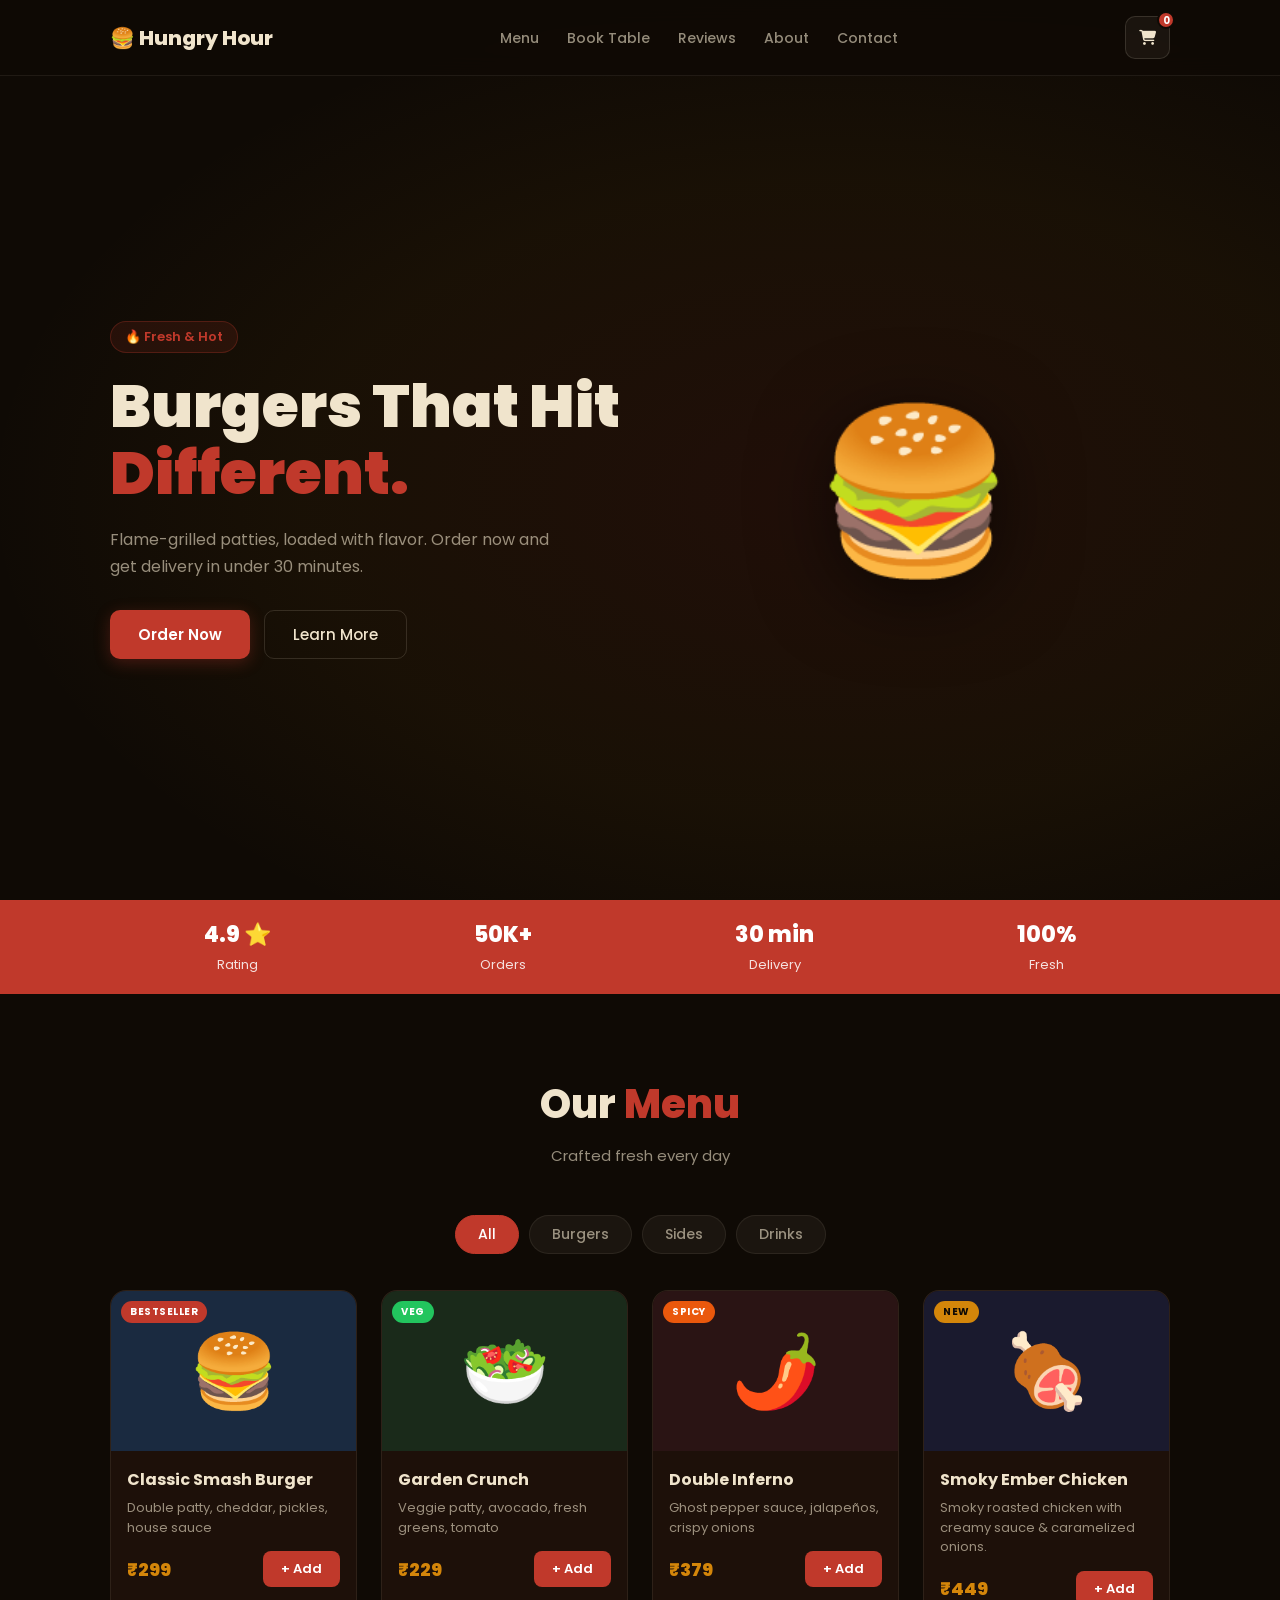
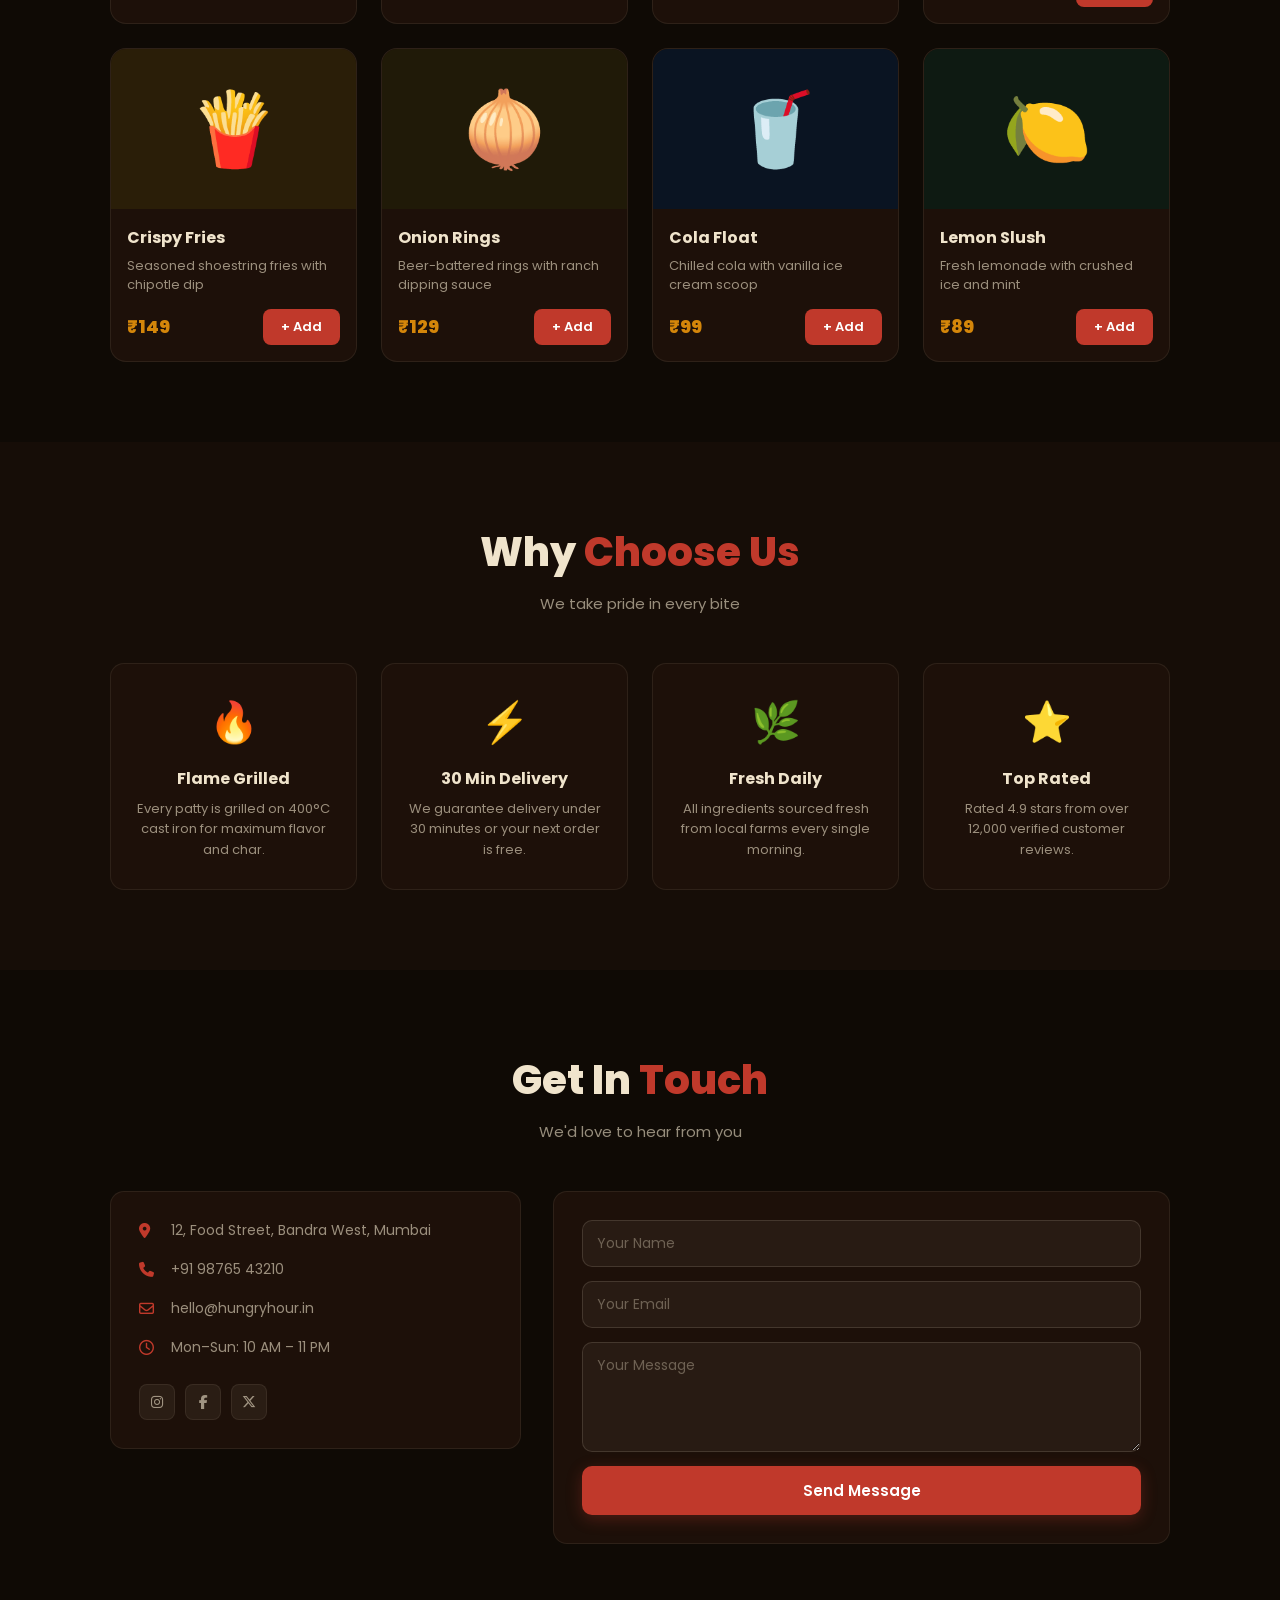
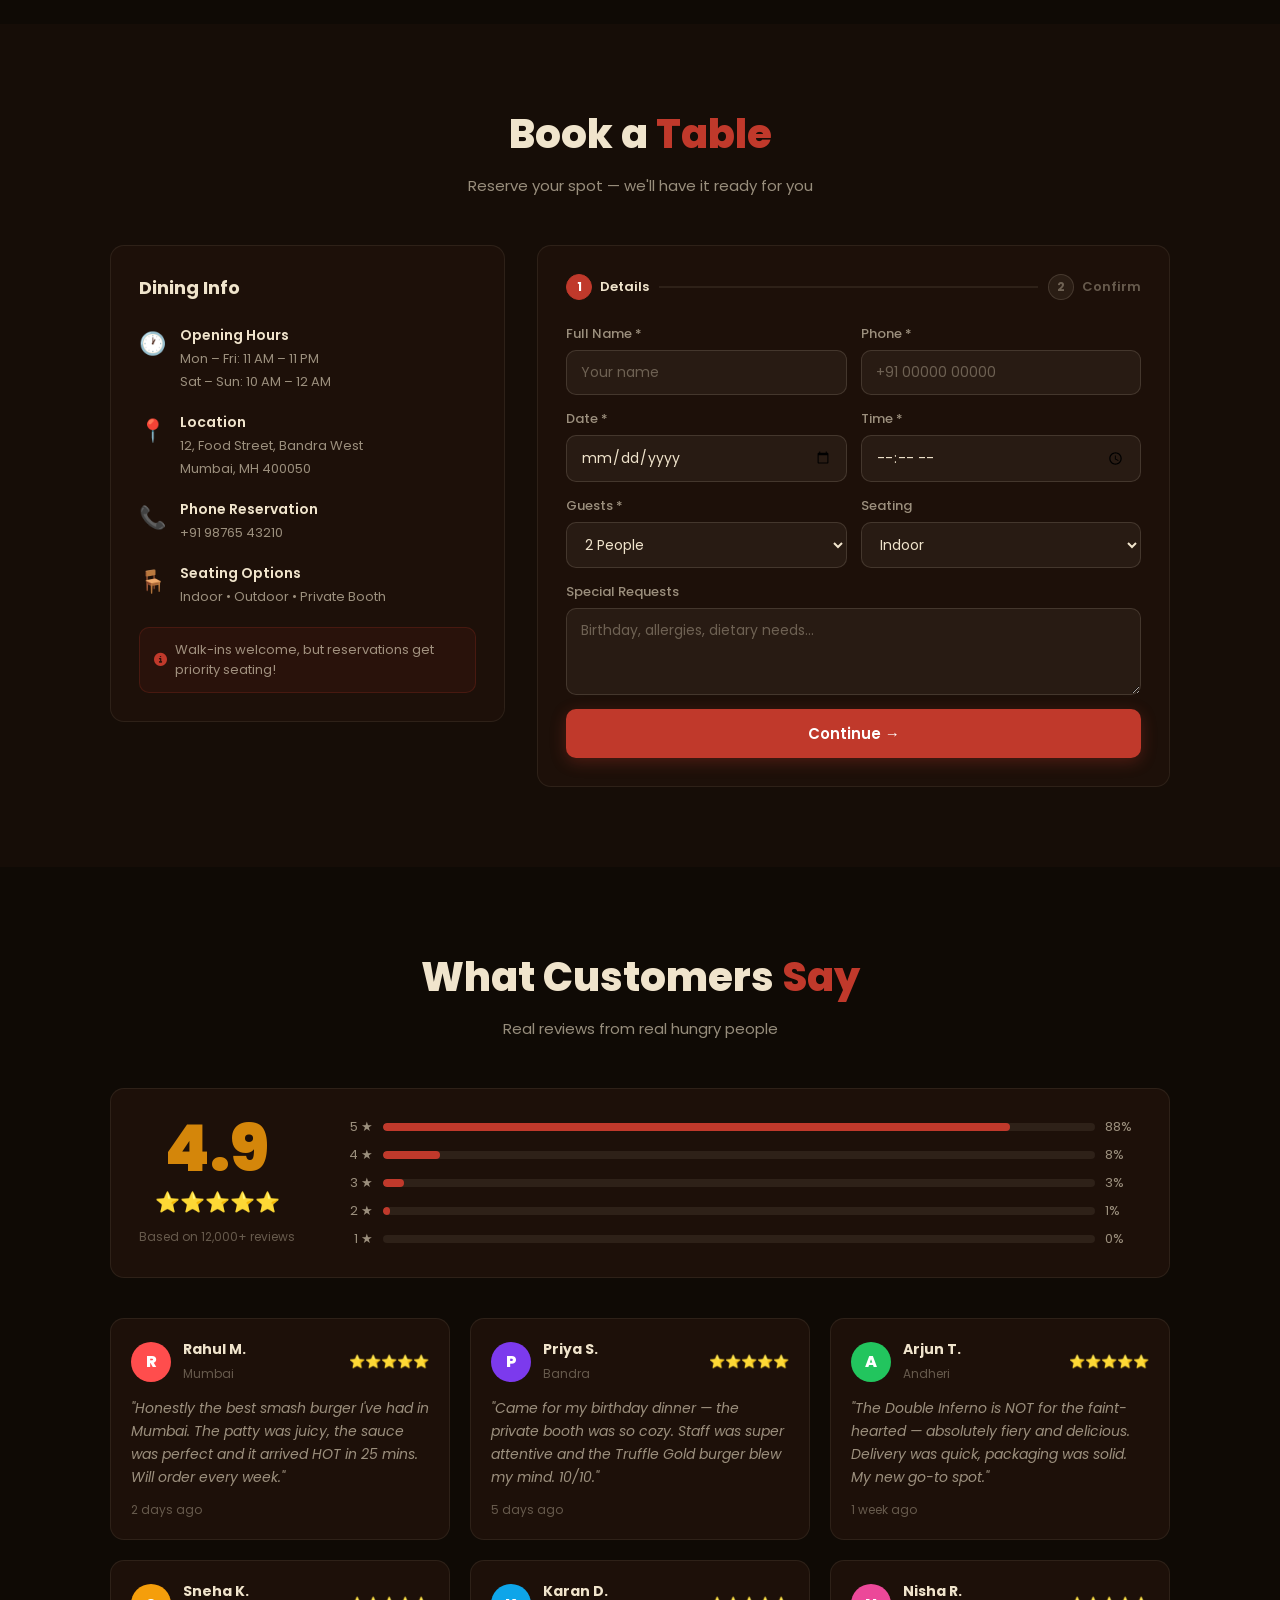
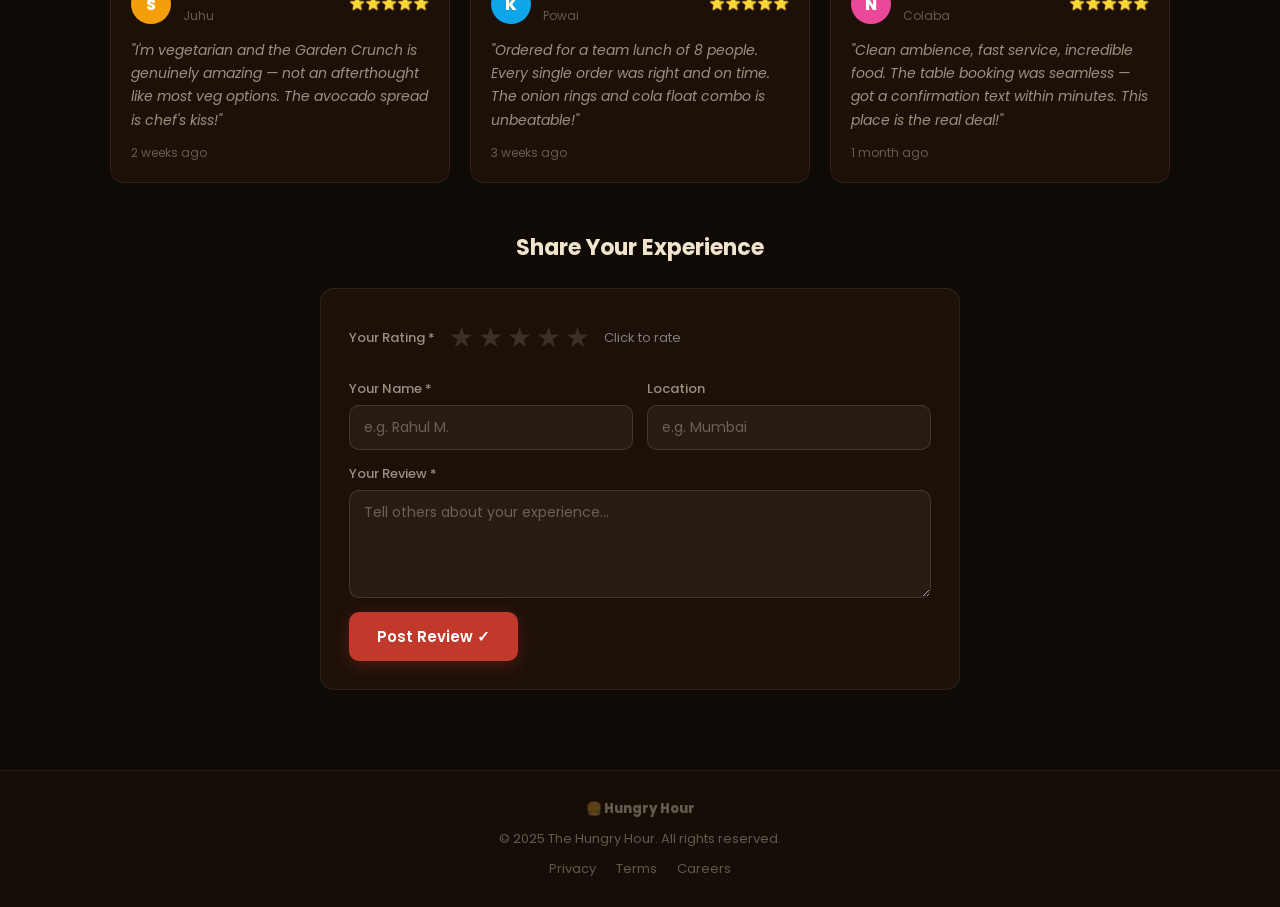
<file: index.html>
<!doctype html>
<html lang="en">
  <head>
    <meta charset="UTF-8" />
    <meta name="viewport" content="width=device-width, initial-scale=1.0" />
    <title>The Hungry Hour</title>
    <link
      href="https://fonts.googleapis.com/css2?family=Poppins:wght@400;500;600;700;800&display=swap"
      rel="stylesheet"
    />
    <link
      rel="stylesheet"
      href="https://cdnjs.cloudflare.com/ajax/libs/font-awesome/6.5.1/css/all.min.css"
    />
    <link rel="stylesheet" href="style.css" />
  </head>
  <body>
    <!-- NAVBAR -->
    <nav class="navbar">
      <div class="container nav-inner">
        <a href="#" class="logo">🍔 Hungry Hour</a>
        <ul class="nav-links" id="nav-links">
          <li><a href="#menu">Menu</a></li>
          <li><a href="#booking">Book Table</a></li>
          <li><a href="#reviews">Reviews</a></li>
          <li><a href="#about">About</a></li>
          <li><a href="#contact">Contact</a></li>
        </ul>
        <div class="nav-right">
          <button class="cart-btn" onclick="toggleCart()">
            <i class="fa-solid fa-cart-shopping"></i>
            <span class="cart-count" id="cart-count">0</span>
          </button>
          <button class="hamburger" onclick="toggleMenu()" id="hamburger">
            <i class="fa-solid fa-bars"></i>
          </button>
        </div>
      </div>
    </nav>

    <!-- CART DRAWER -->
    <div class="cart-overlay" id="cart-overlay" onclick="toggleCart()"></div>
    <div class="cart-drawer" id="cart-drawer">
      <div class="cart-header">
        <h3>Your Cart</h3>
        <button onclick="toggleCart()">
          <i class="fa-solid fa-xmark"></i>
        </button>
      </div>
      <div class="cart-items" id="cart-items">
        <p class="cart-empty">Your cart is empty 🛒</p>
      </div>
      <div class="cart-footer" id="cart-footer" style="display: none">
        <div class="cart-total">
          <span>Total</span>
          <strong id="cart-total">₹0</strong>
        </div>
        <button class="btn-checkout">Checkout →</button>
      </div>
    </div>

    <!-- HERO -->
    <section class="hero" id="home">
      <div class="container hero-inner">
        <div class="hero-text">
          <span class="hero-tag">🔥 Fresh & Hot</span>
          <h1>Burgers That Hit <span>Different.</span></h1>
          <p>
            Flame-grilled patties, loaded with flavor. Order now and get
            delivery in under 30 minutes.
          </p>
          <div class="hero-btns">
            <a href="#menu" class="btn-primary">Order Now</a>
            <a href="#about" class="btn-outline">Learn More</a>
          </div>
        </div>
        <div class="hero-img">
          <div class="burger-emoji">🍔</div>
        </div>
      </div>
    </section>

    <!-- STATS -->
    <section class="stats-bar">
      <div class="container stats-inner">
        <div class="stat"><strong>4.9 ⭐</strong><span>Rating</span></div>
        <div class="stat"><strong>50K+</strong><span>Orders</span></div>
        <div class="stat"><strong>30 min</strong><span>Delivery</span></div>
        <div class="stat"><strong>100%</strong><span>Fresh</span></div>
      </div>
    </section>

    <!-- MENU -->
    <section class="section" id="menu">
      <div class="container">
        <div class="section-header">
          <h2>Our <span>Menu</span></h2>
          <p>Crafted fresh every day</p>
        </div>

        <!-- Filter Buttons -->
        <div class="filters">
          <button class="filter-btn active" data-cat="all">All</button>
          <button class="filter-btn" data-cat="burgers">Burgers</button>
          <button class="filter-btn" data-cat="sides">Sides</button>
          <button class="filter-btn" data-cat="drinks">Drinks</button>
        </div>

        <!-- Menu Grid -->
        <div class="menu-grid" id="menu-grid">
          <div class="menu-card" data-cat="burgers">
            <div class="card-img" style="background: #1a2a40">
              <span class="food-icon">🍔</span>
              <span class="badge">Bestseller</span>
            </div>
            <div class="card-body">
              <h4>Classic Smash Burger</h4>
              <p>Double patty, cheddar, pickles, house sauce</p>
              <div class="card-footer">
                <span class="price">₹299</span>
                <button
                  class="add-btn"
                  onclick="addToCart('Classic Smash Burger', 299)"
                >
                  + Add
                </button>
              </div>
            </div>
          </div>

          <div class="menu-card" data-cat="burgers">
            <div class="card-img" style="background: #1a2a1a">
              <span class="food-icon">🥗</span>
              <span class="badge veg">Veg</span>
            </div>
            <div class="card-body">
              <h4>Garden Crunch</h4>
              <p>Veggie patty, avocado, fresh greens, tomato</p>
              <div class="card-footer">
                <span class="price">₹229</span>
                <button
                  class="add-btn"
                  onclick="addToCart('Garden Crunch', 229)"
                >
                  + Add
                </button>
              </div>
            </div>
          </div>

          <div class="menu-card" data-cat="burgers">
            <div class="card-img" style="background: #2a1414">
              <span class="food-icon">🌶️</span>
              <span class="badge spicy">Spicy</span>
            </div>
            <div class="card-body">
              <h4>Double Inferno</h4>
              <p>Ghost pepper sauce, jalapeños, crispy onions</p>
              <div class="card-footer">
                <span class="price">₹379</span>
                <button
                  class="add-btn"
                  onclick="addToCart('Double Inferno', 379)"
                >
                  + Add
                </button>
              </div>
            </div>
          </div>

          <div class="menu-card" data-cat="burgers">
            <div class="card-img" style="background: #1a1a2e">
              <span class="food-icon">🍖</span>
              <span class="badge new-badge">New</span>
            </div>
            <div class="card-body">
              <h4>Smoky Ember Chicken</h4>
              <p>
                Smoky roasted chicken with creamy sauce & caramelized onions.
              </p>
              <div class="card-footer">
                <span class="price">₹449</span>
                <button
                  class="add-btn"
                  onclick="addToCart('Truffle Gold', 449)"
                >
                  + Add
                </button>
              </div>
            </div>
          </div>

          <div class="menu-card" data-cat="sides">
            <div class="card-img" style="background: #2a1e08">
              <span class="food-icon">🍟</span>
            </div>
            <div class="card-body">
              <h4>Crispy Fries</h4>
              <p>Seasoned shoestring fries with chipotle dip</p>
              <div class="card-footer">
                <span class="price">₹149</span>
                <button
                  class="add-btn"
                  onclick="addToCart('Crispy Fries', 149)"
                >
                  + Add
                </button>
              </div>
            </div>
          </div>

          <div class="menu-card" data-cat="sides">
            <div class="card-img" style="background: #201a08">
              <span class="food-icon">🧅</span>
            </div>
            <div class="card-body">
              <h4>Onion Rings</h4>
              <p>Beer-battered rings with ranch dipping sauce</p>
              <div class="card-footer">
                <span class="price">₹129</span>
                <button class="add-btn" onclick="addToCart('Onion Rings', 129)">
                  + Add
                </button>
              </div>
            </div>
          </div>

          <div class="menu-card" data-cat="drinks">
            <div class="card-img" style="background: #0a1422">
              <span class="food-icon">🥤</span>
            </div>
            <div class="card-body">
              <h4>Cola Float</h4>
              <p>Chilled cola with vanilla ice cream scoop</p>
              <div class="card-footer">
                <span class="price">₹99</span>
                <button class="add-btn" onclick="addToCart('Cola Float', 99)">
                  + Add
                </button>
              </div>
            </div>
          </div>

          <div class="menu-card" data-cat="drinks">
            <div class="card-img" style="background: #0e1a12">
              <span class="food-icon">🍋</span>
            </div>
            <div class="card-body">
              <h4>Lemon Slush</h4>
              <p>Fresh lemonade with crushed ice and mint</p>
              <div class="card-footer">
                <span class="price">₹89</span>
                <button class="add-btn" onclick="addToCart('Lemon Slush', 89)">
                  + Add
                </button>
              </div>
            </div>
          </div>
        </div>
      </div>
    </section>

    <!-- ABOUT -->
    <section class="section about-section" id="about">
      <div class="container">
        <div class="section-header">
          <h2>Why <span>Choose Us</span></h2>
          <p>We take pride in every bite</p>
        </div>
        <div class="features-grid">
          <div class="feature-card">
            <div class="feat-icon">🔥</div>
            <h4>Flame Grilled</h4>
            <p>
              Every patty is grilled on 400°C cast iron for maximum flavor and
              char.
            </p>
          </div>
          <div class="feature-card">
            <div class="feat-icon">⚡</div>
            <h4>30 Min Delivery</h4>
            <p>
              We guarantee delivery under 30 minutes or your next order is free.
            </p>
          </div>
          <div class="feature-card">
            <div class="feat-icon">🌿</div>
            <h4>Fresh Daily</h4>
            <p>
              All ingredients sourced fresh from local farms every single
              morning.
            </p>
          </div>
          <div class="feature-card">
            <div class="feat-icon">⭐</div>
            <h4>Top Rated</h4>
            <p>Rated 4.9 stars from over 12,000 verified customer reviews.</p>
          </div>
        </div>
      </div>
    </section>

    <!-- CONTACT -->
    <section class="section" id="contact">
      <div class="container">
        <div class="section-header">
          <h2>Get In <span>Touch</span></h2>
          <p>We'd love to hear from you</p>
        </div>
        <div class="contact-wrap">
          <div class="contact-info">
            <div class="info-item">
              <i class="fa-solid fa-location-dot"></i
              ><span>12, Food Street, Bandra West, Mumbai</span>
            </div>
            <div class="info-item">
              <i class="fa-solid fa-phone"></i><span>+91 98765 43210</span>
            </div>
            <div class="info-item">
              <i class="fa-regular fa-envelope"></i
              ><span>hello@hungryhour.in</span>
            </div>
            <div class="info-item">
              <i class="fa-regular fa-clock"></i
              ><span>Mon–Sun: 10 AM – 11 PM</span>
            </div>
            <div class="social-links">
              <a href="#"><i class="fa-brands fa-instagram"></i></a>
              <a href="#"><i class="fa-brands fa-facebook-f"></i></a>
              <a href="#"><i class="fa-brands fa-x-twitter"></i></a>
            </div>
          </div>
          <form class="contact-form" onsubmit="submitForm(event)">
            <input type="text" placeholder="Your Name" required />
            <input type="email" placeholder="Your Email" required />
            <textarea rows="4" placeholder="Your Message" required></textarea>
            <button type="submit" class="btn-primary">Send Message</button>
          </form>
        </div>
      </div>
    </section>

    <!-- TABLE BOOKING -->
    <section class="section booking-section" id="booking">
      <div class="container">
        <div class="section-header">
          <h2>Book a <span>Table</span></h2>
          <p>Reserve your spot — we'll have it ready for you</p>
        </div>
        <div class="booking-wrap">
          <div class="booking-info">
            <h3>Dining Info</h3>
            <div class="binfo-item">
              <div class="binfo-icon">🕐</div>
              <div>
                <strong>Opening Hours</strong
                ><span>Mon – Fri: 11 AM – 11 PM</span
                ><span>Sat – Sun: 10 AM – 12 AM</span>
              </div>
            </div>
            <div class="binfo-item">
              <div class="binfo-icon">📍</div>
              <div>
                <strong>Location</strong
                ><span>12, Food Street, Bandra West</span
                ><span>Mumbai, MH 400050</span>
              </div>
            </div>
            <div class="binfo-item">
              <div class="binfo-icon">📞</div>
              <div>
                <strong>Phone Reservation</strong><span>+91 98765 43210</span>
              </div>
            </div>
            <div class="binfo-item">
              <div class="binfo-icon">🪑</div>
              <div>
                <strong>Seating Options</strong
                ><span>Indoor • Outdoor • Private Booth</span>
              </div>
            </div>
            <div class="booking-note">
              <i class="fa-solid fa-circle-info"></i>
              Walk-ins welcome, but reservations get priority seating!
            </div>
          </div>
          <div class="booking-form-card">
            <div class="steps">
              <div class="step active" id="step-dot-1">
                <span>1</span> Details
              </div>
              <div class="step-line"></div>
              <div class="step" id="step-dot-2"><span>2</span> Confirm</div>
            </div>
            <form id="booking-form" onsubmit="goToStep2(event)">
              <div id="step-1">
                <div class="form-row">
                  <div class="form-group">
                    <label>Full Name *</label>
                    <input
                      type="text"
                      id="b-name"
                      placeholder="Your name"
                      required
                    />
                  </div>
                  <div class="form-group">
                    <label>Phone *</label>
                    <input
                      type="tel"
                      id="b-phone"
                      placeholder="+91 00000 00000"
                      required
                    />
                  </div>
                </div>
                <div class="form-row">
                  <div class="form-group">
                    <label>Date *</label>
                    <input type="date" id="b-date" required />
                  </div>
                  <div class="form-group">
                    <label>Time *</label>
                    <input
                      type="time"
                      id="b-time"
                      min="10:00"
                      max="23:00"
                      required
                    />
                  </div>
                </div>
                <div class="form-row">
                  <div class="form-group">
                    <label>Guests *</label>
                    <select id="b-guests">
                      <option value="1">1 Person</option>
                      <option value="2" selected>2 People</option>
                      <option value="3-4">3 – 4 People</option>
                      <option value="5-6">5 – 6 People</option>
                      <option value="7+">7+ People</option>
                    </select>
                  </div>
                  <div class="form-group">
                    <label>Seating</label>
                    <select id="b-seat">
                      <option>Indoor</option>
                      <option>Outdoor</option>
                      <option>Private Booth</option>
                      <option>No Preference</option>
                    </select>
                  </div>
                </div>
                <div class="form-group">
                  <label>Special Requests</label>
                  <textarea
                    id="b-note"
                    rows="3"
                    placeholder="Birthday, allergies, dietary needs..."
                  ></textarea>
                </div>
                <button type="submit" class="btn-primary" style="width: 100%">
                  Continue →
                </button>
              </div>
            </form>
            <div id="step-2" style="display: none">
              <h4 style="margin-bottom: 16px">Confirm Your Booking</h4>
              <div class="booking-summary" id="booking-summary"></div>
              <div class="confirm-btns">
                <button class="btn-outline" onclick="goBackStep1()">
                  ← Edit
                </button>
                <button class="btn-primary" onclick="confirmBooking()">
                  Confirm Booking ✓
                </button>
              </div>
            </div>
            <div id="booking-success" style="display: none">
              <div class="success-box">
                <div class="success-icon">🎉</div>
                <h4>Table Booked!</h4>
                <p id="success-msg"></p>
                <button class="btn-primary" onclick="resetBooking()">
                  Book Another Table
                </button>
              </div>
            </div>
          </div>
        </div>
      </div>
    </section>

    <!-- REVIEWS -->
    <section class="section reviews-section" id="reviews">
      <div class="container">
        <div class="section-header">
          <h2>What Customers <span>Say</span></h2>
          <p>Real reviews from real hungry people</p>
        </div>
        <div class="rating-overview">
          <div class="rating-big">
            <span class="big-num">4.9</span>
            <div class="big-stars">⭐⭐⭐⭐⭐</div>
            <span class="big-sub">Based on 12,000+ reviews</span>
          </div>
          <div class="rating-bars">
            <div class="rbar-row">
              <span>5 ★</span>
              <div class="rbar">
                <div class="rbar-fill" style="width: 88%"></div>
              </div>
              <span>88%</span>
            </div>
            <div class="rbar-row">
              <span>4 ★</span>
              <div class="rbar">
                <div class="rbar-fill" style="width: 8%"></div>
              </div>
              <span>8%</span>
            </div>
            <div class="rbar-row">
              <span>3 ★</span>
              <div class="rbar">
                <div class="rbar-fill" style="width: 3%"></div>
              </div>
              <span>3%</span>
            </div>
            <div class="rbar-row">
              <span>2 ★</span>
              <div class="rbar">
                <div class="rbar-fill" style="width: 1%"></div>
              </div>
              <span>1%</span>
            </div>
            <div class="rbar-row">
              <span>1 ★</span>
              <div class="rbar">
                <div class="rbar-fill" style="width: 0%"></div>
              </div>
              <span>0%</span>
            </div>
          </div>
        </div>
        <div class="reviews-grid" id="reviews-grid">
          <div class="review-card">
            <div class="rev-header">
              <div class="rev-avatar" style="background: #ff4d4d">R</div>
              <div><strong>Rahul M.</strong><span>Mumbai</span></div>
              <div class="rev-stars">⭐⭐⭐⭐⭐</div>
            </div>
            <p>
              "Honestly the best smash burger I've had in Mumbai. The patty was
              juicy, the sauce was perfect and it arrived HOT in 25 mins. Will
              order every week."
            </p>
            <span class="rev-date">2 days ago</span>
          </div>
          <div class="review-card">
            <div class="rev-header">
              <div class="rev-avatar" style="background: #7c3aed">P</div>
              <div><strong>Priya S.</strong><span>Bandra</span></div>
              <div class="rev-stars">⭐⭐⭐⭐⭐</div>
            </div>
            <p>
              "Came for my birthday dinner — the private booth was so cozy.
              Staff was super attentive and the Truffle Gold burger blew my
              mind. 10/10."
            </p>
            <span class="rev-date">5 days ago</span>
          </div>
          <div class="review-card">
            <div class="rev-header">
              <div class="rev-avatar" style="background: #22c55e">A</div>
              <div><strong>Arjun T.</strong><span>Andheri</span></div>
              <div class="rev-stars">⭐⭐⭐⭐⭐</div>
            </div>
            <p>
              "The Double Inferno is NOT for the faint-hearted — absolutely
              fiery and delicious. Delivery was quick, packaging was solid. My
              new go-to spot."
            </p>
            <span class="rev-date">1 week ago</span>
          </div>
          <div class="review-card">
            <div class="rev-header">
              <div class="rev-avatar" style="background: #f59e0b">S</div>
              <div><strong>Sneha K.</strong><span>Juhu</span></div>
              <div class="rev-stars">⭐⭐⭐⭐⭐</div>
            </div>
            <p>
              "I'm vegetarian and the Garden Crunch is genuinely amazing — not
              an afterthought like most veg options. The avocado spread is
              chef's kiss!"
            </p>
            <span class="rev-date">2 weeks ago</span>
          </div>
          <div class="review-card">
            <div class="rev-header">
              <div class="rev-avatar" style="background: #0ea5e9">K</div>
              <div><strong>Karan D.</strong><span>Powai</span></div>
              <div class="rev-stars">⭐⭐⭐⭐⭐</div>
            </div>
            <p>
              "Ordered for a team lunch of 8 people. Every single order was
              right and on time. The onion rings and cola float combo is
              unbeatable!"
            </p>
            <span class="rev-date">3 weeks ago</span>
          </div>
          <div class="review-card">
            <div class="rev-header">
              <div class="rev-avatar" style="background: #ec4899">N</div>
              <div><strong>Nisha R.</strong><span>Colaba</span></div>
              <div class="rev-stars">⭐⭐⭐⭐⭐</div>
            </div>
            <p>
              "Clean ambience, fast service, incredible food. The table booking
              was seamless — got a confirmation text within minutes. This place
              is the real deal!"
            </p>
            <span class="rev-date">1 month ago</span>
          </div>
        </div>
        <div class="write-review-section">
          <h3>Share Your Experience</h3>
          <div class="write-review-card">
            <div class="star-picker">
              <label>Your Rating *</label>
              <div class="stars-input" id="star-input">
                <span class="star-pick" data-val="1">★</span>
                <span class="star-pick" data-val="2">★</span>
                <span class="star-pick" data-val="3">★</span>
                <span class="star-pick" data-val="4">★</span>
                <span class="star-pick" data-val="5">★</span>
              </div>
              <span
                id="star-label"
                style="font-size: 13px; color: rgba(224, 232, 240, 0.5)"
                >Click to rate</span
              >
            </div>
            <form onsubmit="submitReview(event)">
              <div class="form-row">
                <div class="form-group">
                  <label>Your Name *</label>
                  <input
                    type="text"
                    id="rev-name"
                    placeholder="e.g. Rahul M."
                    required
                  />
                </div>
                <div class="form-group">
                  <label>Location</label>
                  <input type="text" id="rev-loc" placeholder="e.g. Mumbai" />
                </div>
              </div>
              <div class="form-group">
                <label>Your Review *</label>
                <textarea
                  id="rev-text"
                  rows="4"
                  placeholder="Tell others about your experience..."
                  required
                ></textarea>
              </div>
              <button type="submit" class="btn-primary">Post Review ✓</button>
            </form>
          </div>
        </div>
      </div>
    </section>

    <!-- FOOTER -->
    <footer class="footer">
      <div class="container footer-inner">
        <p class="footer-logo">🍔 Hungry Hour</p>
        <p>© 2025 The Hungry Hour. All rights reserved.</p>
        <div class="footer-links">
          <a href="#">Privacy</a>
          <a href="#">Terms</a>
          <a href="#">Careers</a>
        </div>
      </div>
    </footer>

    <!-- Toast -->
    <div class="toast" id="toast"></div>

    <script src="script.js"></script>
  </body>
</html>
</file>
<file: style.css>
/* ════════════════════════════════════════
   THE HUNGRY HOUR — style.css
   Consistent Dark Burger Theme
   ════════════════════════════════════════

   PALETTE
   ───────────────────────────────────────
   --bg          #0F0A05   base background  — deep warm charcoal
   --bg-alt      #160D07   alt sections     — slightly lifted
   --card        #1D1009   card surface
   --card-hover  #251407   card hover state

   --primary     #C0392B   tomato red       — buttons, accents
   --primary-dk  #A93226   hover red
   --mustard     #D4860A   cheese yellow    — prices, highlights

   --text        #F0E4CC   warm off-white   — body text
   --text-2      rgba(240,228,204,0.60)
   --text-3      rgba(240,228,204,0.35)
   --border      rgba(240,228,204,0.08)
   --border-2    rgba(240,228,204,0.14)
   ════════════════════════════════════════ */

:root {
  --bg: #0f0a05;
  --bg-alt: #160d07;
  --card: #1d1009;
  --card-hover: #251407;

  --primary: #c0392b;
  --primary-dk: #a93226;
  --mustard: #d4860a;

  --text: #f0e4cc;
  --text-2: rgba(240, 228, 204, 0.6);
  --text-3: rgba(240, 228, 204, 0.35);

  --border: rgba(240, 228, 204, 0.08);
  --border-2: rgba(240, 228, 204, 0.14);

  --shadow-sm: 0 2px 12px rgba(0, 0, 0, 0.35);
  --shadow-md: 0 8px 28px rgba(0, 0, 0, 0.5);
}

/* ── RESET ── */
*,
*::before,
*::after {
  margin: 0;
  padding: 0;
  box-sizing: border-box;
}
body {
  font-family: "Poppins", sans-serif;
  background: var(--bg);
  color: var(--text);
  overflow-x: hidden;
}
a {
  text-decoration: none;
  color: inherit;
}
ul {
  list-style: none;
}
button {
  font-family: inherit;
  cursor: pointer;
  border: none;
}
input,
textarea,
select {
  font-family: inherit;
  border: none;
  outline: none;
}

/* ── CONTAINER ── */
.container {
  max-width: 1100px;
  margin: 0 auto;
  padding: 0 20px;
}

/* ══════════════════════════════════
   NAVBAR
══════════════════════════════════ */
.navbar {
  position: fixed;
  top: 0;
  width: 100%;
  z-index: 100;
  background: rgba(15, 10, 5, 0.94);
  backdrop-filter: blur(12px);
  -webkit-backdrop-filter: blur(12px);
  border-bottom: 1px solid var(--border);
  padding: 16px 0;
}
.nav-inner {
  display: flex;
  align-items: center;
  justify-content: space-between;
}
.logo {
  font-size: 20px;
  font-weight: 800;
  color: var(--text);
}
.nav-links {
  display: flex;
  gap: 28px;
}
.nav-links a {
  font-size: 14px;
  font-weight: 500;
  color: var(--text-2);
  transition: color 0.2s;
}
.nav-links a:hover {
  color: var(--mustard);
}
.nav-right {
  display: flex;
  align-items: center;
  gap: 12px;
}
.cart-btn {
  position: relative;
  background: rgba(240, 228, 204, 0.05);
  border: 1px solid var(--border-2);
  border-radius: 10px;
  padding: 9px 13px;
  color: var(--text);
  font-size: 15px;
  transition:
    background 0.2s,
    border-color 0.2s;
}
.cart-btn:hover {
  background: rgba(192, 57, 43, 0.12);
  border-color: var(--primary);
}
.cart-count {
  position: absolute;
  top: -6px;
  right: -6px;
  background: var(--primary);
  color: #fff;
  font-size: 10px;
  font-weight: 700;
  border-radius: 50%;
  width: 18px;
  height: 18px;
  display: grid;
  place-items: center;
  border: 2px solid var(--bg);
}
.hamburger {
  display: none;
  background: none;
  color: var(--text);
  font-size: 18px;
}

/* ══════════════════════════════════
   CART DRAWER
══════════════════════════════════ */
.cart-overlay {
  display: none;
  position: fixed;
  inset: 0;
  background: rgba(0, 0, 0, 0.65);
  z-index: 200;
}
.cart-overlay.open {
  display: block;
}
.cart-drawer {
  position: fixed;
  right: -360px;
  top: 0;
  bottom: 0;
  width: 340px;
  background: var(--bg-alt);
  border-left: 1px solid var(--border-2);
  z-index: 201;
  padding: 24px;
  display: flex;
  flex-direction: column;
  transition: right 0.35s ease;
}
.cart-drawer.open {
  right: 0;
}
.cart-header {
  display: flex;
  justify-content: space-between;
  align-items: center;
  margin-bottom: 20px;
}
.cart-header h3 {
  font-size: 18px;
  font-weight: 700;
  color: var(--text);
}
.cart-header button {
  background: rgba(240, 228, 204, 0.07);
  border-radius: 8px;
  padding: 7px 10px;
  color: var(--text-2);
  font-size: 14px;
  transition:
    background 0.2s,
    color 0.2s;
}
.cart-header button:hover {
  background: var(--primary);
  color: #fff;
}
.cart-items {
  flex: 1;
  overflow-y: auto;
  display: flex;
  flex-direction: column;
  gap: 12px;
}
.cart-items::-webkit-scrollbar {
  width: 3px;
}
.cart-items::-webkit-scrollbar-thumb {
  background: var(--border-2);
  border-radius: 2px;
}
.cart-empty {
  color: var(--text-3);
  font-size: 14px;
  text-align: center;
  margin-top: 60px;
}
.cart-item {
  display: flex;
  align-items: center;
  justify-content: space-between;
  background: var(--card);
  border: 1px solid var(--border);
  border-radius: 10px;
  padding: 12px;
}
.cart-item-left h6 {
  font-size: 14px;
  font-weight: 600;
  color: var(--text);
  margin-bottom: 4px;
}
.cart-item-left span {
  font-size: 13px;
  color: var(--mustard);
  font-weight: 600;
}
.cart-item-right {
  display: flex;
  align-items: center;
  gap: 8px;
}
.qty-btn {
  width: 26px;
  height: 26px;
  border-radius: 6px;
  background: rgba(240, 228, 204, 0.08);
  color: var(--text);
  font-size: 13px;
  display: grid;
  place-items: center;
  transition: background 0.2s;
}
.qty-btn:hover {
  background: var(--primary);
}
.qty-val {
  font-size: 14px;
  font-weight: 600;
  min-width: 16px;
  text-align: center;
  color: var(--text);
}
.del-btn {
  background: rgba(192, 57, 43, 0.12);
  color: var(--primary);
  border-radius: 6px;
  padding: 5px 8px;
  font-size: 12px;
  transition:
    background 0.2s,
    color 0.2s;
}
.del-btn:hover {
  background: var(--primary);
  color: #fff;
}
.cart-footer {
  padding-top: 16px;
  border-top: 1px solid var(--border);
  margin-top: 16px;
}
.cart-total {
  display: flex;
  justify-content: space-between;
  font-size: 16px;
  margin-bottom: 14px;
  color: var(--text);
}
.cart-total strong {
  color: var(--mustard);
  font-size: 18px;
}
.btn-checkout {
  width: 100%;
  padding: 13px;
  background: var(--primary);
  color: #fff;
  border-radius: 10px;
  font-size: 15px;
  font-weight: 600;
  transition:
    background 0.2s,
    transform 0.2s;
}
.btn-checkout:hover {
  background: var(--primary-dk);
  transform: translateY(-1px);
}

/* ══════════════════════════════════
   HERO
══════════════════════════════════ */
.hero {
  min-height: 100vh;
  display: flex;
  align-items: center;
  padding-top: 80px;
  background: radial-gradient(
    ellipse at 65% 55%,
    rgba(192, 57, 43, 0.1) 0%,
    rgba(212, 134, 10, 0.05) 45%,
    transparent 72%
  );
}
.hero-inner {
  display: grid;
  grid-template-columns: 1fr 1fr;
  align-items: center;
  gap: 40px;
}
.hero-tag {
  display: inline-block;
  background: rgba(192, 57, 43, 0.12);
  border: 1px solid rgba(192, 57, 43, 0.28);
  color: var(--primary);
  font-size: 13px;
  font-weight: 600;
  padding: 5px 14px;
  border-radius: 50px;
  margin-bottom: 20px;
}
.hero-text h1 {
  font-size: clamp(34px, 5vw, 60px);
  font-weight: 900;
  line-height: 1.12;
  margin-bottom: 18px;
  color: var(--text);
}
.hero-text h1 span {
  color: var(--primary);
}
.hero-text p {
  font-size: 16px;
  color: var(--text-2);
  line-height: 1.7;
  margin-bottom: 30px;
  max-width: 440px;
}
.hero-btns {
  display: flex;
  gap: 14px;
  flex-wrap: wrap;
}

.btn-primary {
  padding: 13px 28px;
  background: var(--primary);
  color: #fff;
  border-radius: 10px;
  font-size: 15px;
  font-weight: 600;
  display: inline-block;
  box-shadow: 0 4px 16px rgba(192, 57, 43, 0.3);
  transition:
    background 0.2s,
    transform 0.2s,
    box-shadow 0.2s;
}
.btn-primary:hover {
  background: var(--primary-dk);
  color: #fff;
  transform: translateY(-2px);
  box-shadow: 0 6px 22px rgba(192, 57, 43, 0.4);
}
.btn-outline {
  padding: 12px 28px;
  border: 1.5px solid var(--border-2);
  color: var(--text);
  border-radius: 10px;
  font-size: 15px;
  font-weight: 500;
  display: inline-block;
  transition:
    border-color 0.2s,
    background 0.2s;
}
.btn-outline:hover {
  border-color: var(--primary);
  background: rgba(192, 57, 43, 0.08);
  color: var(--text);
}
.hero-img {
  display: flex;
  justify-content: center;
  align-items: center;
}
.burger-emoji {
  font-size: 160px;
  animation: float 3s ease-in-out infinite;
  filter: drop-shadow(0 16px 40px rgba(0, 0, 0, 0.6));
}
@keyframes float {
  0%,
  100% {
    transform: translateY(0);
  }
  50% {
    transform: translateY(-18px);
  }
}

/* ══════════════════════════════════
   STATS BAR
══════════════════════════════════ */
.stats-bar {
  background: var(--primary);
  padding: 18px 0;
}
.stats-inner {
  display: flex;
  justify-content: space-around;
  flex-wrap: wrap;
  gap: 16px;
}
.stat {
  text-align: center;
  color: #fff;
}
.stat strong {
  display: block;
  font-size: 22px;
  font-weight: 800;
}
.stat span {
  font-size: 13px;
  opacity: 0.85;
}

/* ══════════════════════════════════
   SECTIONS
══════════════════════════════════ */
.section {
  padding: 80px 0;
  background: var(--bg);
}
.about-section {
  background: var(--bg-alt);
}
.booking-section {
  background: var(--bg-alt);
}
.reviews-section {
  background: var(--bg);
}

.section-header {
  text-align: center;
  margin-bottom: 48px;
}
.section-header h2 {
  font-size: clamp(26px, 4vw, 40px);
  font-weight: 800;
  margin-bottom: 10px;
  color: var(--text);
}
.section-header h2 span {
  color: var(--primary);
}
.section-header p {
  font-size: 15px;
  color: var(--text-2);
}

/* ══════════════════════════════════
   MENU FILTERS
══════════════════════════════════ */
.filters {
  display: flex;
  gap: 10px;
  justify-content: center;
  margin-bottom: 36px;
  flex-wrap: wrap;
}
.filter-btn {
  padding: 8px 22px;
  border-radius: 50px;
  background: rgba(240, 228, 204, 0.05);
  border: 1px solid var(--border);
  color: var(--text-2);
  font-size: 14px;
  font-weight: 500;
  transition: all 0.2s;
}
.filter-btn:hover {
  color: var(--text);
  background: rgba(240, 228, 204, 0.09);
  border-color: var(--border-2);
}
.filter-btn.active {
  background: var(--primary);
  color: #fff;
  border-color: var(--primary);
}

/* ══════════════════════════════════
   MENU CARDS
══════════════════════════════════ */
.menu-grid {
  display: grid;
  grid-template-columns: repeat(auto-fill, minmax(240px, 1fr));
  gap: 24px;
}
.menu-card {
  background: var(--card);
  border: 1px solid var(--border);
  border-radius: 16px;
  overflow: hidden;
  transition:
    transform 0.3s,
    box-shadow 0.3s,
    border-color 0.3s;
}
.menu-card:hover {
  transform: translateY(-5px);
  box-shadow: var(--shadow-md);
  border-color: var(--border-2);
}
.menu-card.hidden {
  display: none;
}
.card-img {
  height: 160px;
  display: flex;
  align-items: center;
  justify-content: center;
  position: relative;
}
.food-icon {
  font-size: 72px;
}
.badge {
  position: absolute;
  top: 10px;
  left: 10px;
  background: var(--primary);
  color: #fff;
  font-size: 10px;
  font-weight: 700;
  text-transform: uppercase;
  padding: 3px 9px;
  border-radius: 50px;
  letter-spacing: 0.05em;
}
.badge.veg {
  background: #22c55e;
}
.badge.spicy {
  background: #ea580c;
}
.badge.new-badge {
  background: var(--mustard);
  color: #0f0a05;
}
.card-body {
  padding: 16px;
}
.card-body h4 {
  font-size: 16px;
  font-weight: 700;
  color: var(--text);
  margin-bottom: 6px;
}
.card-body p {
  font-size: 13px;
  color: var(--text-2);
  line-height: 1.5;
  margin-bottom: 14px;
}
.card-footer {
  display: flex;
  align-items: center;
  justify-content: space-between;
}
.price {
  font-size: 18px;
  font-weight: 800;
  color: var(--mustard);
}
.add-btn {
  padding: 8px 18px;
  background: var(--primary);
  color: #fff;
  border-radius: 8px;
  font-size: 13px;
  font-weight: 600;
  transition:
    background 0.2s,
    transform 0.15s;
}
.add-btn:hover {
  background: var(--primary-dk);
  transform: scale(1.05);
}

/* ══════════════════════════════════
   FEATURES
══════════════════════════════════ */
.features-grid {
  display: grid;
  grid-template-columns: repeat(auto-fill, minmax(220px, 1fr));
  gap: 24px;
}
.feature-card {
  background: var(--card);
  border: 1px solid var(--border);
  border-radius: 14px;
  padding: 28px 22px;
  text-align: center;
  transition:
    transform 0.3s,
    border-color 0.3s,
    background 0.3s;
}
.feature-card:hover {
  transform: translateY(-4px);
  border-color: rgba(192, 57, 43, 0.28);
  background: var(--card-hover);
}
.feat-icon {
  font-size: 40px;
  margin-bottom: 14px;
}
.feature-card h4 {
  font-size: 16px;
  font-weight: 700;
  color: var(--text);
  margin-bottom: 8px;
}
.feature-card p {
  font-size: 13px;
  color: var(--text-2);
  line-height: 1.6;
}

/* ══════════════════════════════════
   CONTACT
══════════════════════════════════ */
.contact-wrap {
  display: grid;
  grid-template-columns: 1fr 1.5fr;
  gap: 32px;
  align-items: start;
}
.contact-info {
  background: var(--card);
  border: 1px solid var(--border);
  border-radius: 14px;
  padding: 28px;
  display: flex;
  flex-direction: column;
  gap: 18px;
}
.info-item {
  display: flex;
  align-items: center;
  gap: 12px;
  font-size: 14px;
  color: var(--text-2);
}
.info-item i {
  color: var(--primary);
  font-size: 15px;
  width: 20px;
}
.social-links {
  display: flex;
  gap: 10px;
  padding-top: 8px;
}
.social-links a {
  width: 36px;
  height: 36px;
  border-radius: 8px;
  background: rgba(240, 228, 204, 0.06);
  border: 1px solid var(--border);
  display: grid;
  place-items: center;
  color: var(--text-2);
  font-size: 14px;
  transition:
    background 0.2s,
    color 0.2s,
    border-color 0.2s;
}
.social-links a:hover {
  background: var(--primary);
  color: #fff;
  border-color: var(--primary);
}
.contact-form {
  background: var(--card);
  border: 1px solid var(--border);
  border-radius: 14px;
  padding: 28px;
  display: flex;
  flex-direction: column;
  gap: 14px;
}
.contact-form input,
.contact-form textarea {
  background: rgba(240, 228, 204, 0.05);
  border: 1px solid var(--border-2);
  border-radius: 10px;
  padding: 12px 14px;
  font-size: 14px;
  color: var(--text);
  width: 100%;
  transition: border-color 0.2s;
}
.contact-form input:focus,
.contact-form textarea:focus {
  border-color: var(--primary);
}
.contact-form input::placeholder,
.contact-form textarea::placeholder {
  color: var(--text-3);
}
.contact-form textarea {
  resize: vertical;
}

/* ══════════════════════════════════
   FOOTER
══════════════════════════════════ */
.footer {
  background: var(--bg-alt);
  border-top: 1px solid var(--border);
  padding: 28px 0;
  text-align: center;
}
.footer-inner {
  display: flex;
  flex-direction: column;
  align-items: center;
  gap: 10px;
}
.footer-logo {
  font-size: 18px;
  font-weight: 800;
  color: var(--text);
}
.footer p {
  font-size: 13px;
  color: var(--text-3);
}
.footer-links {
  display: flex;
  gap: 20px;
}
.footer-links a {
  font-size: 13px;
  color: var(--text-3);
  transition: color 0.2s;
}
.footer-links a:hover {
  color: var(--mustard);
}

/* ══════════════════════════════════
   TOAST
══════════════════════════════════ */
.toast {
  position: fixed;
  bottom: 24px;
  right: 24px;
  background: var(--card);
  border: 1px solid var(--border-2);
  color: var(--text);
  font-size: 14px;
  font-weight: 500;
  padding: 12px 20px;
  border-radius: 10px;
  z-index: 999;
  transform: translateY(60px);
  opacity: 0;
  transition: all 0.35s ease;
  box-shadow: var(--shadow-md);
  pointer-events: none;
}
.toast.show {
  transform: translateY(0);
  opacity: 1;
}

/* ══════════════════════════════════
   RESPONSIVE
══════════════════════════════════ */
@media (max-width: 768px) {
  .nav-links {
    display: none;
    flex-direction: column;
    position: absolute;
    top: 64px;
    left: 0;
    right: 0;
    background: rgba(15, 10, 5, 0.97);
    border-top: 1px solid var(--border);
    padding: 16px 20px;
    gap: 12px;
  }
  .nav-links.open {
    display: flex;
  }
  .hamburger {
    display: block;
  }
  .hero-inner {
    grid-template-columns: 1fr;
    text-align: center;
  }
  .hero-btns {
    justify-content: center;
  }
  .hero-img {
    display: none;
  }
  .contact-wrap {
    grid-template-columns: 1fr;
  }
}
@media (max-width: 480px) {
  .menu-grid {
    grid-template-columns: 1fr 1fr;
  }
  .features-grid {
    grid-template-columns: 1fr 1fr;
  }
  .stats-inner {
    gap: 10px;
  }
}

/* ══════════════════════════════════
   TABLE BOOKING
══════════════════════════════════ */
.booking-wrap {
  display: grid;
  grid-template-columns: 1fr 1.6fr;
  gap: 32px;
  align-items: start;
}
.booking-info {
  background: var(--card);
  border: 1px solid var(--border);
  border-radius: 14px;
  padding: 28px;
  display: flex;
  flex-direction: column;
  gap: 20px;
}
.booking-info h3 {
  font-size: 18px;
  font-weight: 700;
  color: var(--text);
  margin-bottom: 4px;
}
.binfo-item {
  display: flex;
  align-items: flex-start;
  gap: 14px;
}
.binfo-icon {
  font-size: 22px;
  margin-top: 2px;
}
.binfo-item div {
  display: flex;
  flex-direction: column;
  gap: 3px;
}
.binfo-item strong {
  font-size: 14px;
  font-weight: 600;
  color: var(--text);
}
.binfo-item span {
  font-size: 13px;
  color: var(--text-2);
}
.booking-note {
  background: rgba(192, 57, 43, 0.08);
  border: 1px solid rgba(192, 57, 43, 0.2);
  border-radius: 10px;
  padding: 12px 14px;
  font-size: 13px;
  color: var(--text-2);
  display: flex;
  align-items: center;
  gap: 8px;
}
.booking-note i {
  color: var(--primary);
}
.booking-form-card {
  background: var(--card);
  border: 1px solid var(--border);
  border-radius: 14px;
  padding: 28px;
}

/* Steps */
.steps {
  display: flex;
  align-items: center;
  margin-bottom: 24px;
}
.step {
  display: flex;
  align-items: center;
  gap: 8px;
  font-size: 13px;
  font-weight: 600;
  color: var(--text-3);
}
.step span {
  width: 26px;
  height: 26px;
  border-radius: 50%;
  background: rgba(240, 228, 204, 0.06);
  border: 1.5px solid var(--border-2);
  display: grid;
  place-items: center;
  font-size: 12px;
  font-weight: 700;
  transition: all 0.3s;
}
.step.active {
  color: var(--text);
}
.step.active span {
  background: var(--primary);
  border-color: var(--primary);
  color: #fff;
}
.step-line {
  flex: 1;
  height: 1.5px;
  background: var(--border);
  margin: 0 10px;
}

/* Form fields */
.form-row {
  display: grid;
  grid-template-columns: 1fr 1fr;
  gap: 14px;
}
.form-group {
  display: flex;
  flex-direction: column;
  gap: 6px;
  margin-bottom: 14px;
}
.form-group label {
  font-size: 13px;
  font-weight: 500;
  color: var(--text-2);
}
.form-group input,
.form-group select,
.form-group textarea {
  background: rgba(240, 228, 204, 0.05);
  border: 1px solid var(--border-2);
  border-radius: 10px;
  padding: 11px 14px;
  font-size: 14px;
  color: var(--text);
  font-family: inherit;
  transition: border-color 0.2s;
  width: 100%;
  resize: vertical;
}
.form-group input:focus,
.form-group select:focus,
.form-group textarea:focus {
  border-color: var(--primary);
  outline: none;
}
.form-group input::placeholder,
.form-group textarea::placeholder {
  color: var(--text-3);
}
.form-group select option {
  background: var(--bg-alt);
  color: var(--text);
}

/* Booking summary */
.booking-summary {
  background: rgba(240, 228, 204, 0.03);
  border: 1px solid var(--border);
  border-radius: 10px;
  padding: 16px;
  margin-bottom: 20px;
}
.summary-row {
  display: flex;
  justify-content: space-between;
  font-size: 14px;
  padding: 7px 0;
  border-bottom: 1px solid var(--border);
}
.summary-row:last-child {
  border-bottom: none;
}
.summary-row span:first-child {
  color: var(--text-2);
}
.summary-row span:last-child {
  font-weight: 600;
  color: var(--text);
}
.confirm-btns {
  display: flex;
  gap: 12px;
}
.confirm-btns button {
  flex: 1;
  padding: 12px;
  border-radius: 10px;
  font-size: 14px;
  font-weight: 600;
  font-family: inherit;
  cursor: pointer;
}

/* Success */
.success-box {
  text-align: center;
  padding: 32px 20px;
}
.success-icon {
  font-size: 56px;
  margin-bottom: 12px;
}
.success-box h4 {
  font-size: 22px;
  font-weight: 700;
  color: var(--text);
  margin-bottom: 8px;
}
.success-box p {
  font-size: 14px;
  color: var(--text-2);
  margin-bottom: 20px;
  line-height: 1.6;
}

/* ══════════════════════════════════
   REVIEWS
══════════════════════════════════ */
.rating-overview {
  display: flex;
  align-items: center;
  gap: 48px;
  background: var(--card);
  border: 1px solid var(--border);
  border-radius: 14px;
  padding: 28px;
  margin-bottom: 40px;
  flex-wrap: wrap;
}
.rating-big {
  text-align: center;
  min-width: 120px;
}
.big-num {
  font-size: 64px;
  font-weight: 900;
  color: var(--mustard);
  line-height: 1;
  display: block;
}
.big-stars {
  font-size: 20px;
  margin: 6px 0;
}
.big-sub {
  font-size: 12px;
  color: var(--text-3);
}

.rating-bars {
  flex: 1;
  display: flex;
  flex-direction: column;
  gap: 8px;
  min-width: 200px;
}
.rbar-row {
  display: flex;
  align-items: center;
  gap: 10px;
  font-size: 13px;
  color: var(--text-2);
}
.rbar-row > span:first-child {
  width: 30px;
  text-align: right;
}
.rbar-row > span:last-child {
  width: 36px;
}
.rbar {
  flex: 1;
  height: 8px;
  background: rgba(240, 228, 204, 0.08);
  border-radius: 4px;
  overflow: hidden;
}
.rbar-fill {
  height: 100%;
  background: var(--primary);
  border-radius: 4px;
}

.reviews-grid {
  display: grid;
  grid-template-columns: repeat(auto-fill, minmax(300px, 1fr));
  gap: 20px;
  margin-bottom: 48px;
}
.review-card {
  background: var(--card);
  border: 1px solid var(--border);
  border-radius: 14px;
  padding: 20px;
  display: flex;
  flex-direction: column;
  gap: 12px;
  transition:
    transform 0.2s,
    border-color 0.2s;
}
.review-card:hover {
  transform: translateY(-3px);
  border-color: var(--border-2);
}
.rev-header {
  display: flex;
  align-items: center;
  gap: 12px;
}
.rev-avatar {
  width: 40px;
  height: 40px;
  border-radius: 50%;
  display: grid;
  place-items: center;
  font-size: 16px;
  font-weight: 800;
  color: #fff;
  flex-shrink: 0;
}
.rev-header > div:nth-child(2) {
  flex: 1;
}
.rev-header strong {
  display: block;
  font-size: 14px;
  font-weight: 700;
  color: var(--text);
}
.rev-header span {
  font-size: 12px;
  color: var(--text-3);
}
.rev-stars {
  font-size: 13px;
}
.review-card > p {
  font-size: 14px;
  color: var(--text-2);
  line-height: 1.65;
  font-style: italic;
  flex: 1;
}
.rev-date {
  font-size: 12px;
  color: var(--text-3);
}

/* Write review */
.write-review-section {
  margin-top: 8px;
}
.write-review-section h3 {
  font-size: 22px;
  font-weight: 700;
  text-align: center;
  margin-bottom: 24px;
  color: var(--text);
}
.write-review-card {
  background: var(--card);
  border: 1px solid var(--border);
  border-radius: 14px;
  padding: 28px;
  max-width: 640px;
  margin: 0 auto;
}
.star-picker {
  display: flex;
  align-items: center;
  gap: 14px;
  margin-bottom: 20px;
  flex-wrap: wrap;
}
.star-picker label {
  font-size: 13px;
  font-weight: 500;
  color: var(--text-2);
}
.stars-input {
  display: flex;
  gap: 4px;
}
.star-pick {
  font-size: 28px;
  color: rgba(240, 228, 204, 0.15);
  cursor: pointer;
  transition:
    color 0.15s,
    transform 0.15s;
}
.star-pick:hover,
.star-pick.active {
  color: var(--mustard);
  transform: scale(1.15);
}

@media (max-width: 768px) {
  .booking-wrap {
    grid-template-columns: 1fr;
  }
  .form-row {
    grid-template-columns: 1fr;
  }
  .rating-overview {
    gap: 24px;
  }
  .reviews-grid {
    grid-template-columns: 1fr;
  }
}
</file>
